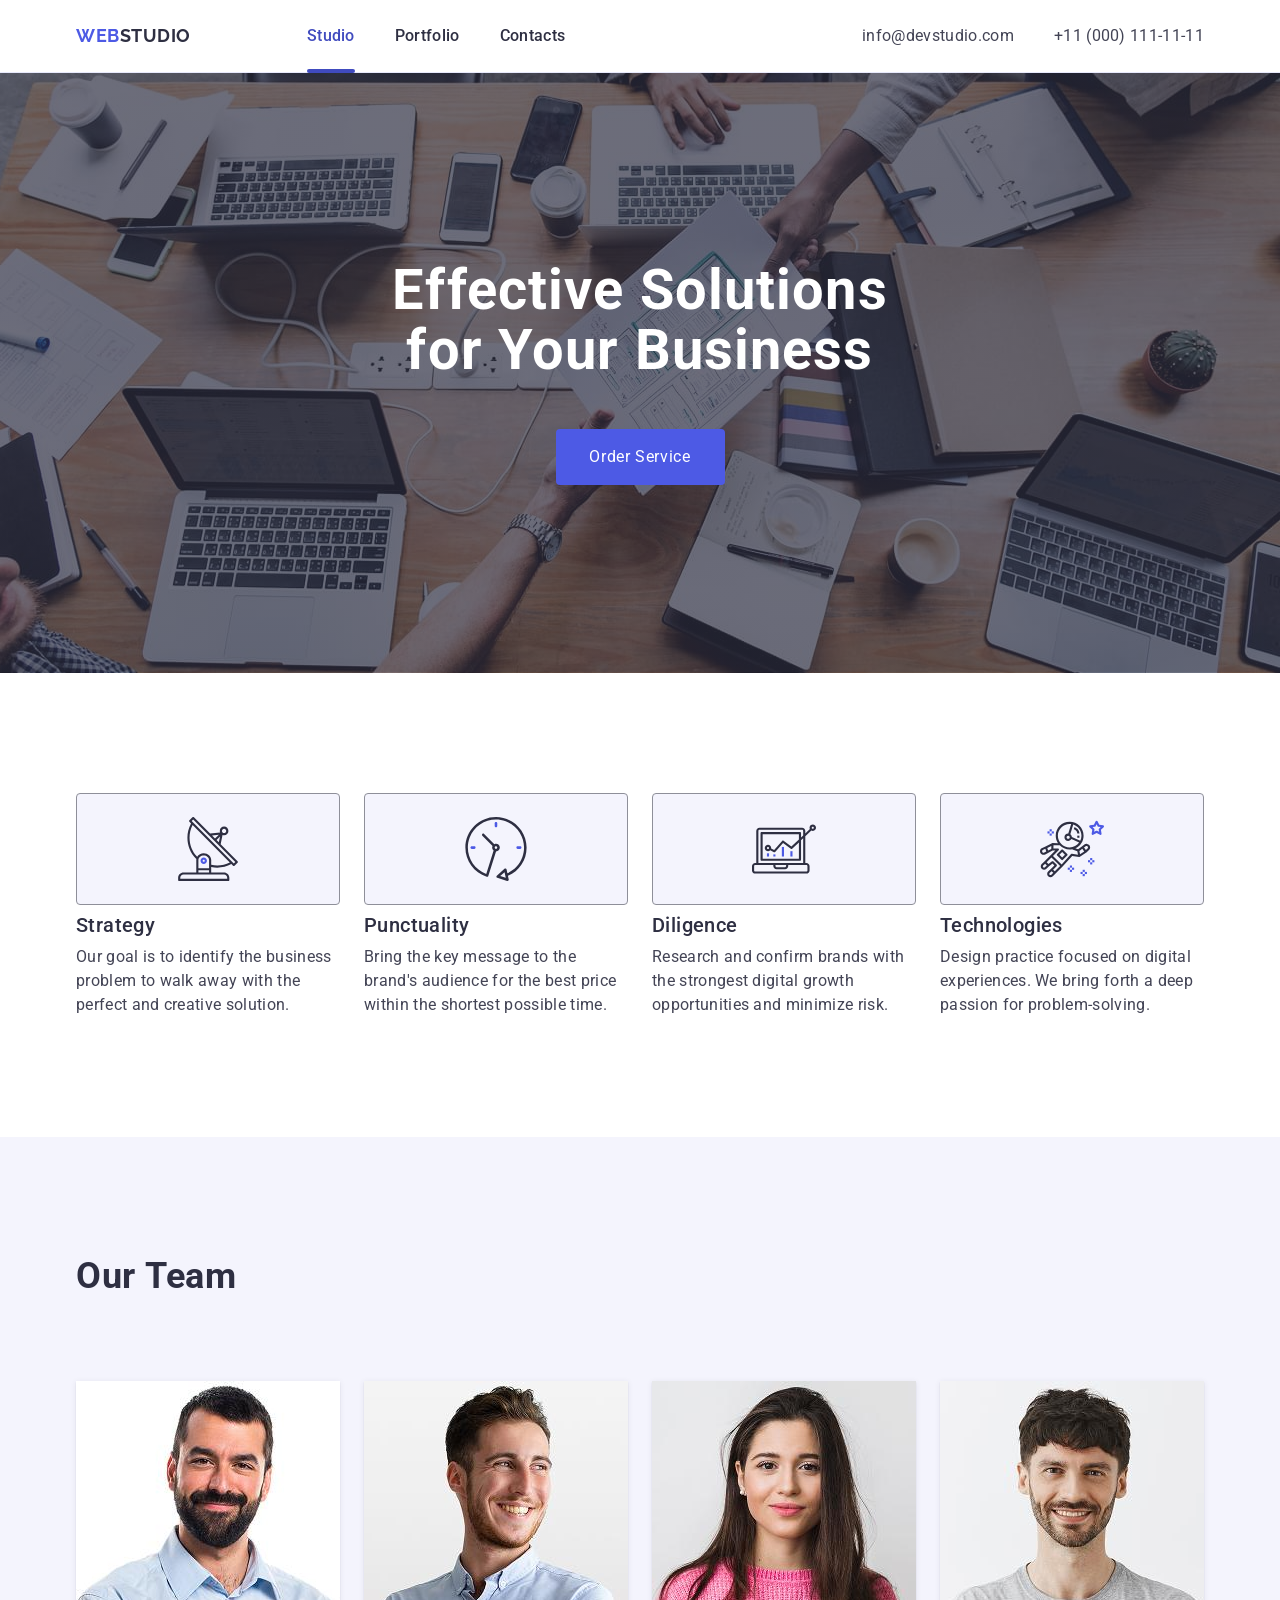
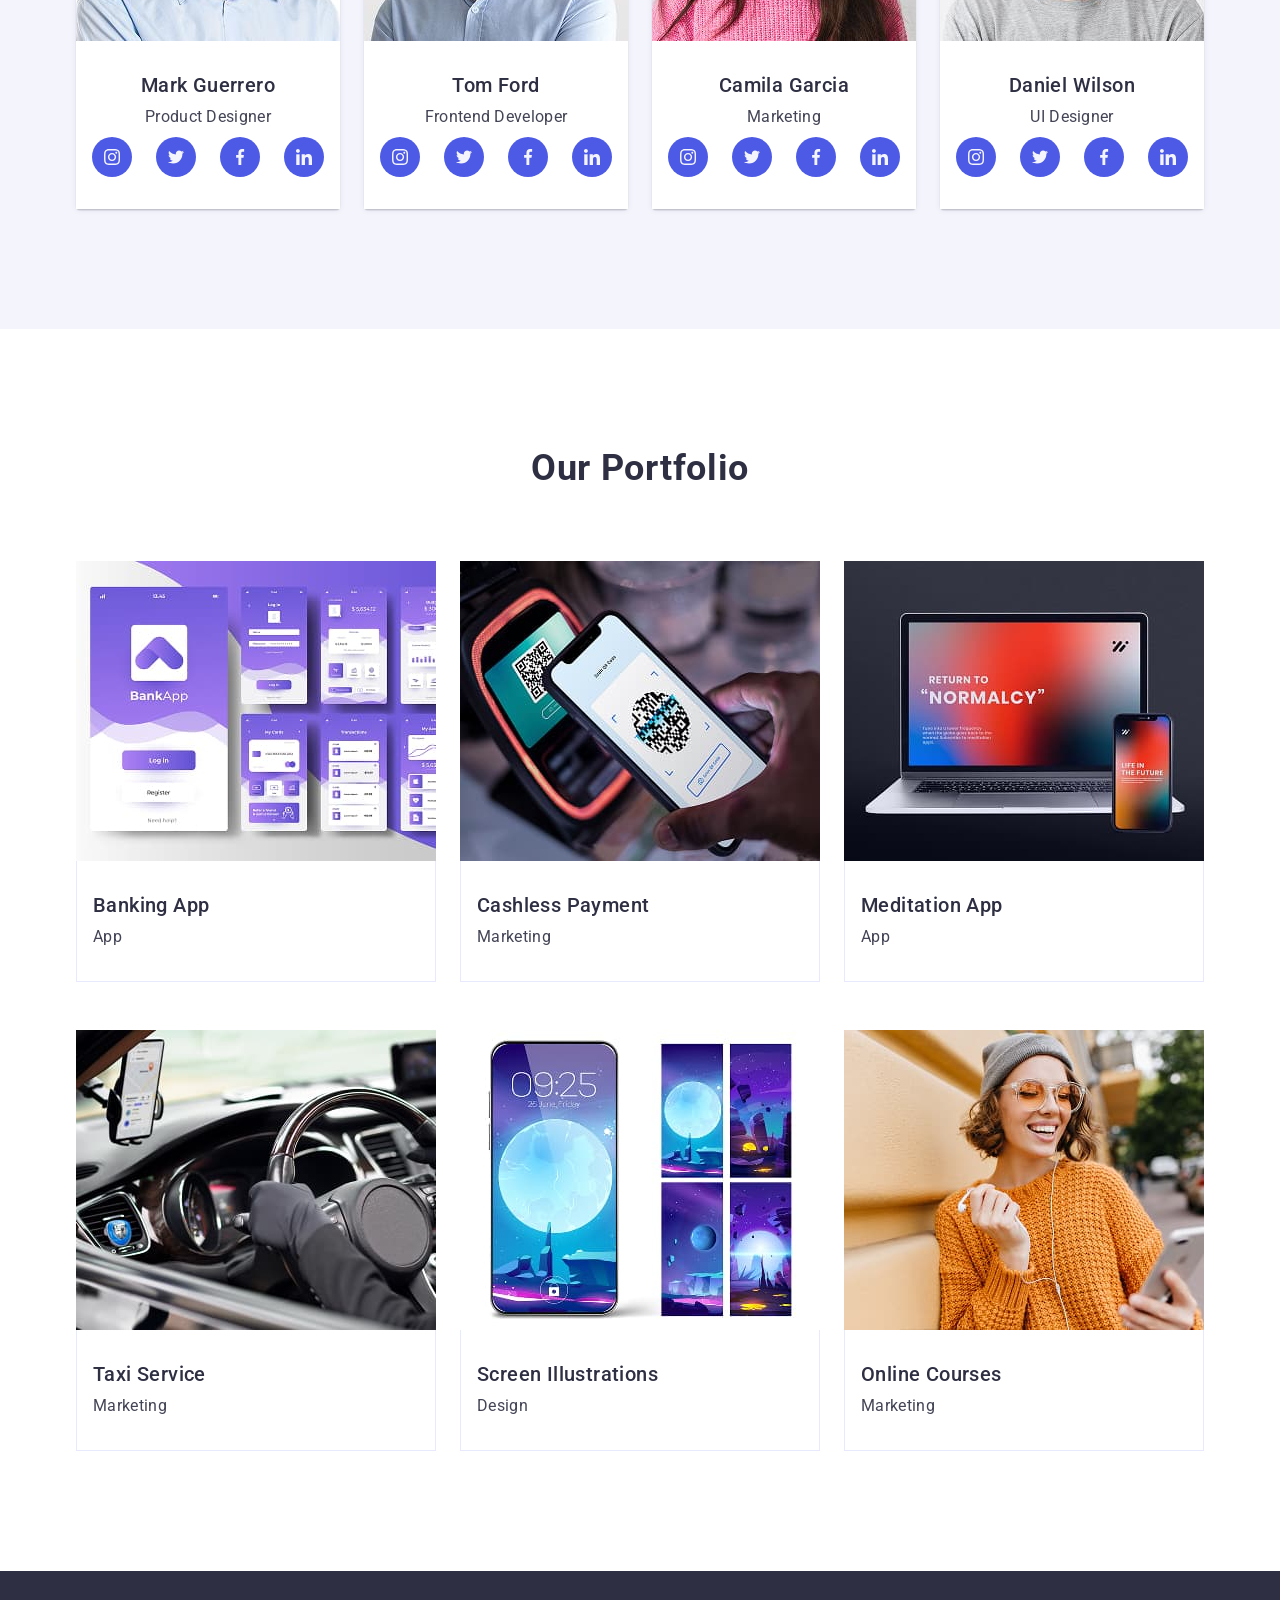
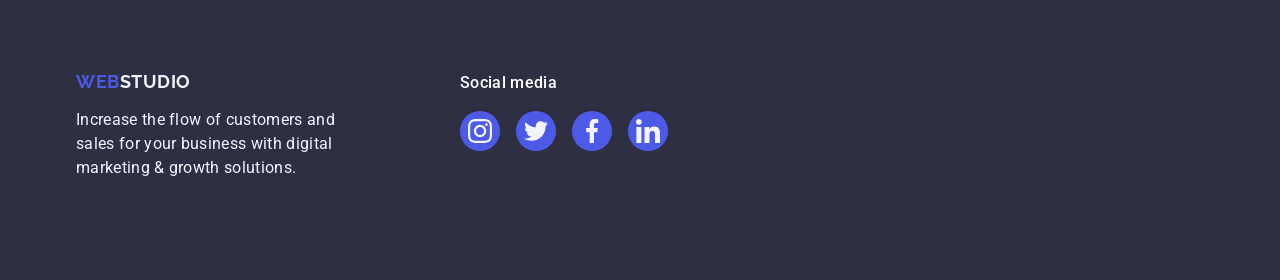
<file: index.html>
<!doctype html>
<html lang="en">
  <head>
    <meta charset="UTF-8" />
    <meta name="viewport" content="width=device-width, initial-scale=1.0" />
    <title>WebStudio</title>
    <link
      rel="stylesheet"
      href="https://cdnjs.cloudflare.com/ajax/libs/modern-normalize/3.0.1/modern-normalize.min.css"
      integrity="sha512-q6WgHqiHlKyOqslT/lgBgodhd03Wp4BEqKeW6nNtlOY4quzyG3VoQKFrieaCeSnuVseNKRGpGeDU3qPmabCANg=="
      crossorigin="anonymous"
      referrerpolicy="no-referrer"
    />
    <link rel="preconnect" href="https://fonts.googleapis.com" />
    <link rel="preconnect" href="https://fonts.gstatic.com" crossorigin />
    <link
      href="https://fonts.googleapis.com/css2?family=Raleway:ital,wght@0,100..900;1,100..900&family=Roboto:ital,wght@0,100..900;1,100..900&display=swap"
      rel="stylesheet"
    />
    <link rel="stylesheet" href="./css/styles.css" />
  </head>
  <body>
    <header class="page-header">
      <div class="container header-container">
        <nav class="navigation">
          <a class="logo-link" href="./index.html">
            Web<span class="logo-right-part">Studio</span>
          </a>
          <ul class="menu">
            <li class="menu-item">
              <a class="menu-link active" href="./index.html">Studio</a>
            </li>
            <li class="menu-item">
              <a class="menu-link" href="">Portfolio</a>
            </li>
            <li class="menu-item">
              <a class="menu-link" href="">Contacts</a>
            </li>
          </ul>
        </nav>
        <address class="address-block">
          <ul class="address-list">
            <li>
              <a class="address-link" href="mailto:info@devstudio.com"
                >info@devstudio.com</a
              >
            </li>
            <li>
              <a class="address-link" href="tel:+110001111111"
                >+11 (000) 111-11-11</a
              >
            </li>
          </ul>
        </address>
      </div>
    </header>

    <main>
      <section class="hero" id="hero">
        <div class="container">
          <h1 class="hero-title">Effective Solutions for Your Business</h1>
          <button class="hero-button" type="button">Order Service</button>
        </div>
      </section>

      <section class="features" id="features">
        <div class="container">
          <h2 class="visually-hidden">Our Features</h2>
          <ul class="features-list">
            <li class="feature-item">
              <div class="feature-icon">
                <svg class="icon" width="64" height="64">
                  <use href="./images/icons.svg#icon-antenna"></use>
                </svg>
              </div>
              <h3 class="feature-item-title">Strategy</h3>
              <p class="feature-item-description">
                Our goal is to identify the business problem to walk away with
                the perfect and creative solution.
              </p>
            </li>
            <li class="feature-item">
              <div class="feature-icon">
                <svg class="icon" width="64" height="64">
                  <use href="./images/icons.svg#icon-clock"></use>
                </svg>
              </div>
              <h3 class="feature-item-title">Punctuality</h3>
              <p class="feature-item-description">
                Bring the key message to the brand's audience for the best price
                within the shortest possible time.
              </p>
            </li>
            <li class="feature-item">
              <div class="feature-icon">
                <svg class="icon" width="64" height="64">
                  <use href="./images/icons.svg#icon-diagram"></use>
                </svg>
              </div>
              <h3 class="feature-item-title">Diligence</h3>
              <p class="feature-item-description">
                Research and confirm brands with the strongest digital growth
                opportunities and minimize risk.
              </p>
            </li>
            <li class="feature-item">
              <div class="feature-icon">
                <svg class="icon" width="64" height="64">
                  <use href="./images/icons.svg#icon-astronaut"></use>
                </svg>
              </div>
              <h3 class="feature-item-title">Technologies</h3>
              <p class="feature-item-description">
                Design practice focused on digital experiences. We bring forth a
                deep passion for problem-solving.
              </p>
            </li>
          </ul>
        </div>
      </section>

      <section class="team" id="team">
        <div class="container header-container">
          <h2 class="team-title">Our Team</h2>
          <ul class="team-list">
            <li class="team-member">
              <img
                src="./images/team/member-1.jpg"
                alt="Mark Guerrero, Product Designer"
                width="264"
                height="260"
              />
              <div class="team-member-wrap">
                <h3 class="team-member-name">Mark Guerrero</h3>
                <p class="team-member-role">Product Designer</p>
                <ul class="team-member-social">
                  <li class="team-member-social-item">
                    <a href="#" class="team-member-social-link">
                      <svg class="icon" width="16" height="16">
                        <use href="./images/icons.svg#icon-instagram"></use>
                      </svg>
                    </a>
                  </li>
                  <li class="team-member-social-item">
                    <a href="#" class="team-member-social-link">
                      <svg class="icon" width="16" height="16">
                        <use href="./images/icons.svg#icon-twitter"></use>
                      </svg>
                    </a>
                  </li>
                  <li class="team-member-social-item">
                    <a href="#" class="team-member-social-link">
                      <svg class="icon" width="16" height="16">
                        <use href="./images/icons.svg#icon-facebook"></use>
                      </svg>
                    </a>
                  </li>
                  <li class="team-member-social-item">
                    <a href="#" class="team-member-social-link">
                      <svg class="icon" width="16" height="16">
                        <use href="./images/icons.svg#icon-linkedin"></use>
                      </svg>
                    </a>
                  </li>
                </ul>
              </div>
            </li>
            <li class="team-member">
              <img
                src="./images/team/member-2.jpg"
                alt="Tom Ford, Frontend Developer"
                width="264"
                height="260"
              />
              <div class="team-member-wrap">
                <h3 class="team-member-name">Tom Ford</h3>
                <p class="team-member-role">Frontend Developer</p>
                <ul class="team-member-social">
                  <li class="team-member-social-item">
                    <a href="#" class="team-member-social-link">
                      <svg class="icon" width="16" height="16">
                        <use href="./images/icons.svg#icon-instagram"></use>
                      </svg>
                    </a>
                  </li>
                  <li class="team-member-social-item">
                    <a href="#" class="team-member-social-link">
                      <svg class="icon" width="16" height="16">
                        <use href="./images/icons.svg#icon-twitter"></use>
                      </svg>
                    </a>
                  </li>
                  <li class="team-member-social-item">
                    <a href="#" class="team-member-social-link">
                      <svg class="icon" width="16" height="16">
                        <use href="./images/icons.svg#icon-facebook"></use>
                      </svg>
                    </a>
                  </li>
                  <li class="team-member-social-item">
                    <a href="#" class="team-member-social-link">
                      <svg class="icon" width="16" height="16">
                        <use href="./images/icons.svg#icon-linkedin"></use>
                      </svg>
                    </a>
                  </li>
                </ul>
              </div>
            </li>
            <li class="team-member">
              <img
                src="./images/team/member-3.jpg"
                alt="Camila Garcia, Marketing Manager"
                width="264"
                height="260"
              />
              <div class="team-member-wrap">
                <h3 class="team-member-name">Camila Garcia</h3>
                <p class="team-member-role">Marketing</p>
                <ul class="team-member-social">
                  <li class="team-member-social-item">
                    <a href="#" class="team-member-social-link">
                      <svg class="icon" width="16" height="16">
                        <use href="./images/icons.svg#icon-instagram"></use>
                      </svg>
                    </a>
                  </li>
                  <li class="team-member-social-item">
                    <a href="#" class="team-member-social-link">
                      <svg class="icon" width="16" height="16">
                        <use href="./images/icons.svg#icon-twitter"></use>
                      </svg>
                    </a>
                  </li>
                  <li class="team-member-social-item">
                    <a href="#" class="team-member-social-link">
                      <svg class="icon" width="16" height="16">
                        <use href="./images/icons.svg#icon-facebook"></use>
                      </svg>
                    </a>
                  </li>
                  <li class="team-member-social-item">
                    <a href="#" class="team-member-social-link">
                      <svg class="icon" width="16" height="16">
                        <use href="./images/icons.svg#icon-linkedin"></use>
                      </svg>
                    </a>
                  </li>
                </ul>
              </div>
            </li>
            <li class="team-member">
              <img
                src="./images/team/member-4.jpg"
                alt="Daniel Wilson, UI Designer"
                width="264"
                height="260"
              />
              <div class="team-member-wrap">
                <h3 class="team-member-name">Daniel Wilson</h3>
                <p class="team-member-role">UI Designer</p>
                <ul class="team-member-social">
                  <li class="team-member-social-item">
                    <a href="#" class="team-member-social-link">
                      <svg class="icon" width="16" height="16">
                        <use href="./images/icons.svg#icon-instagram"></use>
                      </svg>
                    </a>
                  </li>
                  <li class="team-member-social-item">
                    <a href="#" class="team-member-social-link">
                      <svg class="icon" width="16" height="16">
                        <use href="./images/icons.svg#icon-twitter"></use>
                      </svg>
                    </a>
                  </li>
                  <li class="team-member-social-item">
                    <a href="#" class="team-member-social-link">
                      <svg class="icon" width="16" height="16">
                        <use href="./images/icons.svg#icon-facebook"></use>
                      </svg>
                    </a>
                  </li>
                  <li class="team-member-social-item">
                    <a href="#" class="team-member-social-link">
                      <svg class="icon" width="16" height="16">
                        <use href="./images/icons.svg#icon-linkedin"></use>
                      </svg>
                    </a>
                  </li>
                </ul>
              </div>
            </li>
          </ul>
        </div>
      </section>

      <section class="portfolio" id="portfolio">
        <div class="container">
          <h2 class="portfolio-title">Our Portfolio</h2>
          <ul class="portfolio-list">
            <li class="portfolio-item">
              <div class="portfolio-item-image-wrap">
                <img
                  class="portfolio-item-image"
                  src="./images/portfolio/portfolio-01.jpg"
                  alt="Banking App"
                  width="360"
                  height="300"
                />
                <p class="portfolio-item-overlay">
                  14 Stylish and User-Friendly App Design Concepts · Task
                  Manager App · Calorie Tracker App · Exotic Fruit Ecommerce App
                  · Cloud Storage App
                </p>
              </div>
              <div class="portfolio-item-wrap">
                <h3 class="portfolio-item-title">Banking App</h3>
                <p class="portfolio-item-tag">App</p>
              </div>
            </li>
            <li class="portfolio-item">
              <div class="portfolio-item-image-wrap">
                <img
                  class="portfolio-item-image"
                  src="./images/portfolio/portfolio-02.jpg"
                  alt="Cashless Payment"
                  width="360"
                  height="300"
                />
                <p class="portfolio-item-overlay">
                  14 Stylish and User-Friendly App Design Concepts · Task
                  Manager App · Calorie Tracker App · Exotic Fruit Ecommerce App
                  · Cloud Storage App
                </p>
              </div>
              <div class="portfolio-item-wrap">
                <h3 class="portfolio-item-title">Cashless Payment</h3>
                <p class="portfolio-item-tag">Marketing</p>
              </div>
            </li>
            <li class="portfolio-item">
              <div class="portfolio-item-image-wrap">
                <img
                  class="portfolio-item-image"
                  src="./images/portfolio/portfolio-03.jpg"
                  alt="Meditation App"
                  width="360"
                  height="300"
                />
                <p class="portfolio-item-overlay">
                  14 Stylish and User-Friendly App Design Concepts · Task
                  Manager App · Calorie Tracker App · Exotic Fruit Ecommerce App
                  · Cloud Storage App
                </p>
              </div>
              <div class="portfolio-item-wrap">
                <h3 class="portfolio-item-title">Meditation App</h3>
                <p class="portfolio-item-tag">App</p>
              </div>
            </li>
            <li class="portfolio-item">
              <div class="portfolio-item-image-wrap">
                <img
                  class="portfolio-item-image"
                  src="./images/portfolio/portfolio-04.jpg"
                  alt="Taxi Service"
                  width="360"
                  height="300"
                />
                <p class="portfolio-item-overlay">
                  14 Stylish and User-Friendly App Design Concepts · Task
                  Manager App · Calorie Tracker App · Exotic Fruit Ecommerce App
                  · Cloud Storage App
                </p>
              </div>
              <div class="portfolio-item-wrap">
                <h3 class="portfolio-item-title">Taxi Service</h3>
                <p class="portfolio-item-tag">Marketing</p>
              </div>
            </li>
            <li class="portfolio-item">
              <div class="portfolio-item-image-wrap">
                <img
                  class="portfolio-item-image"
                  src="./images/portfolio/portfolio-05.jpg"
                  alt="Screen Illustrations"
                  width="360"
                  height="300"
                />
                <p class="portfolio-item-overlay">
                  14 Stylish and User-Friendly App Design Concepts · Task
                  Manager App · Calorie Tracker App · Exotic Fruit Ecommerce App
                  · Cloud Storage App
                </p>
              </div>
              <div class="portfolio-item-wrap">
                <h3 class="portfolio-item-title">Screen Illustrations</h3>
                <p class="portfolio-item-tag">Design</p>
              </div>
            </li>
            <li class="portfolio-item">
              <div class="portfolio-item-image-wrap">
                <img
                  src="./images/portfolio/portfolio-06.jpg"
                  alt="Online Courses"
                  width="360"
                  height="300"
                />
                <p class="portfolio-item-overlay">
                  14 Stylish and User-Friendly App Design Concepts · Task
                  Manager App · Calorie Tracker App · Exotic Fruit Ecommerce App
                  · Cloud Storage App
                </p>
              </div>
              <div class="portfolio-item-wrap">
                <h3 class="portfolio-item-title">Online Courses</h3>
                <p class="portfolio-item-tag">Marketing</p>
              </div>
            </li>
          </ul>
        </div>
      </section>
    </main>

    <footer class="page-footer">
      <div class="container footer-container">
        <div class="footer-info">
          <a class="logo-link" href="./index.html">
            Web<span class="logo-right-part">Studio</span>
          </a>
          <p class="footer-description">
            Increase the flow of customers and sales for your business with
            digital marketing & growth solutions.
          </p>
        </div>
        <div class="footer-social">
          <p class="footer-social-title">Social media</p>
          <ul class="footer-social-list">
            <li class="footer-social-item">
              <a href="#" class="footer-social-link">
                <svg class="icon" width="24" height="24">
                  <use href="./images/icons.svg#icon-instagram"></use>
                </svg>
              </a>
            </li>
            <li class="footer-social-item">
              <a href="#" class="footer-social-link">
                <svg class="icon" width="24" height="24">
                  <use href="./images/icons.svg#icon-twitter"></use>
                </svg>
              </a>
            </li>
            <li class="footer-social-item">
              <a href="#" class="footer-social-link">
                <svg class="icon" width="24" height="24">
                  <use href="./images/icons.svg#icon-facebook"></use>
                </svg>
              </a>
            </li>
            <li class="footer-social-item">
              <a href="#" class="footer-social-link">
                <svg class="icon" width="24" height="24">
                  <use href="./images/icons.svg#icon-linkedin"></use>
                </svg>
              </a>
            </li>
          </ul>
        </div>
      </div>
    </footer>
  </body>
</html>
</file>
<file: css/styles.css>
:root {
    --font-family: "Roboto", sans-serif;
    --second-family: "Raleway", sans-serif;
    --font-size: 16px;
    --iris: #4d5ae5;
    --ocean: #404bbf;
    --navy-blue: #2e2f42;
    --green: #31d0aa;
    --slate: #434455;
    --light-slate: #8e8f99;
    --cornflower: #e7e9fc;
    --cloud: #f4f4fd;
    --navy-blue-modal: rgba(46, 47, 66, 0.4);
    --grey: rgba(46, 47, 66, 0.7);
    --white: #fff;
    --dairy: #fcfcfc;
}

/* #region Base */
body {
    font-family: var(--font-family);
    font-size: var(--font-size);
    font-weight: 400;
    color: var(--slate);
    background-color: var(--white);
    line-height: 1.5;
    letter-spacing: 0.02em;
}

h1{
    font-weight: 700;
    font-size: 56px;
    line-height: 1.07;
    letter-spacing: 0.02em;
}

h2 {
    font-weight: 700;
    font-size: 36px;
    line-height: 1.11;
    letter-spacing: 0.02em
}

h3 {
    font-weight: 500;
    font-size: 20px;
    line-height: 1.2;
    letter-spacing: 0.02em
}

a {
    text-decoration: none;
    font-size: inherit;
    color: var(--navy-blue);
    font-size: 12px;
    letter-spacing: 0.04em;
}

ul, ol {
    font-size: inherit;
    font-family: inherit;
    list-style-type: none;
    margin-top: 0;
    margin-bottom: 0;
    padding-left: 0;
}

button {
    font-size: inherit;
    font-family: inherit;
    cursor: pointer;
    font-weight: 500;
    letter-spacing: 0.04em;
}

address {
    font-style: normal;
}

img {
    display: block;
    max-width: 100%;
    object-fit: cover;
    height: auto;
}

h1, h2, h3, h4, h5, h6, p {
    margin-top: 0;
    margin-bottom: 0;
}
/* #endregion */

/* #region Common */
.container {
    max-width: 1158px;
    margin-left: auto;
    margin-right: auto;
    padding: 0 15px;
}

.visually-hidden {
    position: absolute;
    width: 1px;
    height: 1px;
    margin: -1px;
    border: 0;
    padding: 0;
    white-space: nowrap;
    clip-path: inset(100%);
    clip: rect(0, 0, 0, 0);
    overflow: hidden;
}
/* #endregion */

/* #region Logo */
.logo-link {
    font-family: var(--second-family);
    font-weight: 700;
    font-size: 18px;
    color: var(--iris);
    line-height: 1.17;
    letter-spacing: 0.03em;
    text-transform: uppercase;
    padding: 24px 0;
    margin-right: 76px
}

span.logo-right-part {
    color: var(--navy-blue);
}

/* #endregion */

/* #region navigation */
.page-header {
    border-bottom: 1px solid var(--cornflower);
    box-shadow: 0px 2px 1px rgba(46, 47, 66, 0.08), 0px 1px 1px rgba(46, 47, 66, 0.16), 0px 1px 6px rgba(46, 47, 66, 0.08);
}
.header-container {
    display: flex;
    flex-direction: row;
    flex-wrap: wrap;
    column-gap: 40px;
    row-gap: 12px;
    justify-content: space-between;
    align-items: center;
}
.navigation {
    font-weight: 500;
    color: var(--navy-blue);
    font-size: var(--font-size);
    letter-spacing: 0.02em;
    display: flex;
    flex-wrap: wrap;
    flex-direction: row;
    align-items: center;
    gap: 40px;
    row-gap: 12px;
}
.menu {
    display: flex;
    flex-wrap: wrap;
    gap: 40px;
}
.menu-link {
    display: block;
    font-size: var(--font-size);
    letter-spacing: 0.02em;
    padding: 24px 0;
    transition: color 250ms cubic-bezier(0.4, 0, 0.2, 1);
}

.menu-link.active {
    position: relative;
    color: var(--ocean);
}

.menu-link.active::after {
    content: "";
    display: block;
    position: absolute;
    left: 0;
    bottom: -1px;
    width: 100%;
    height: 4px;
    border-radius: 2px;
    background-color: var(--ocean);
}

.address-list {
    display: flex;
    flex-wrap: wrap;
    flex-direction: row;
    gap: 40px;
    justify-content: flex-end;
    align-items: center;
}

.address-link {
    display: block;
    padding: 24px 0;
    font-size: var(--font-size);
    letter-spacing: 0.02em;
    color: var(--slate);
    transition: color 250ms cubic-bezier(0.4, 0, 0.2, 1);
}

.menu-link:hover,
.menu-link:focus,
.menu-link:active,
.address-link:hover,
.address-link:focus,
.address-link:active {
    color: var(--ocean);
}
/* #endregion */

/* #region  Hero*/
.hero {
    color: var(--white);
    padding: 188px 0;
    max-width: 1440px;
    margin: 0 auto;
    background-image:
        linear-gradient(var(--grey), var(--grey)), url("../images/bg-people-office.jpg");
    background-position: center;
    background-repeat: no-repeat;
    background-size: cover
}

.hero-title {
    text-align: center;
    max-width: 496px;
    margin: 0 auto 48px;
}

.hero-button {
    display: block;
    border-radius: 4px;
    padding: 16px 32px;
    border: none;
    min-width: 169px;
    margin: 0 auto;
    font-weight: 400;
    background-color: var(--iris);
    color: var(--white);
    letter-spacing: 0.04em;
    text-align: center;
    line-height: 1.5;
    transition: background-color 250ms cubic-bezier(0.4, 0, 0.2, 1);
}
.hero-button:hover,
.hero-button:focus {
    background-color: var(--ocean);
}
/* #endregion */

/* #region  Our Features*/
.features {
    padding: 120px 0;

}
.features-list {
    display: flex;
    gap: 24px;
    flex-wrap: wrap;
    justify-content: center;
}
.feature-item {
    flex-basis: calc((100% - 24px * 3) / 4);
}

.feature-item-title {
    color: var(--navy-blue);
    margin-bottom: 8px;
}
.feature-item-description {
    color: var(--slate);
}
.feature-icon {
    border: 1px solid var(--light-slate);
    border-radius: 4px;
    max-width: 264px;
    height: 112px;
    background: var(--cloud);
    margin-bottom: 8px;
    display: flex;
    justify-content: center;
    align-items: center;
}
/* #endregion */

/* #region Our Team*/
.team {
    background-color: var(--cloud);
    color: var(--navy-blue);
    padding: 120px 0;
}
.team-title {
    text-align: center;
    text-transform: capitalize;
    margin-bottom: 72px;
}

.team-list {
    display: flex;
    gap: 24px;
    flex-wrap: wrap;
    justify-content: space-around;
}

.team-member-wrap {
    background-color: var(--white);
    padding: 32px 0;
}

.team-member {
    background-color: var(--white);
    flex-basis: calc((100% - 3 * 24px) / 4);
    border-radius: 0 0 4px 4px;
    box-shadow: 0 2px 1px 0 rgba(46, 47, 66, 0.08), 0 1px 1px 0 rgba(46, 47, 66, 0.16), 0 1px 6px 0 rgba(46, 47, 66, 0.08);
}
.team-member-name {
    text-align: center;
    color: var(--navy-blue);
    margin-bottom: 8px;
}

.team-member-role {
    color: var(--slate);
    text-align: center;
}

.team-member-social {
    display: flex;
    align-items: center;
    justify-content: center;
    flex-direction: row;
    gap: 24px;
    flex-wrap: wrap;
    margin-top: 8px;
}
.team-member-social-link {
    background-color: var(--iris);
    display: flex;
    justify-content: center;
    align-items: center;
    width: 40px;
    height: 40px;
    border-radius: 50%;
    transition: background-color 250ms cubic-bezier(0.4, 0, 0.2, 1);
}

.team-member-social-link:hover,
.team-member-social-link:focus {
    background-color: var(--ocean);
}

.team-member-social-link .icon {
    fill: var(--cloud);
}

/* #endregion */

/* #region  Our Portfolio*/
.portfolio {
    padding: 120px 0;
}

.portfolio-title {
    text-align: center;
    color: var(--navy-blue);
    text-transform: capitalize;
    margin-bottom: 72px;
}

.portfolio-list {
    display: flex;
    gap: 48px 24px;
    flex-wrap: wrap;
    justify-content: space-around;
}

.portfolio-item {
    flex-basis: calc((100% - 48px) / 3);
    transition: box-shadow 250ms cubic-bezier(0.4, 0, 0.2, 1);
}

.portfolio-item-image-wrap {
    position: relative;
    overflow: hidden;
}
/* img overlay */
.portfolio-item-overlay {
    position: absolute;
    top: 0;
    left: 0;
    width: 100%;
    height: 100%;
    background-color: var(--iris);
    color: var(--cloud);
    line-height: 1.5;
    padding: 40px 32px;
    letter-spacing: 0.02em;
    transform: translateY(100%);
    transition: transform 250ms cubic-bezier(0.4, 0, 0.2, 1);
}
.portfolio-item:hover .portfolio-item-overlay {
    transform: translateY(0);
}

.portfolio-item:hover {
    box-shadow: 0 2px 1px 0 rgba(46, 47, 66, 0.08), 0 1px 1px 0 rgba(46, 47, 66, 0.16), 0 1px 6px 0 rgba(46, 47, 66, 0.08);
    cursor: pointer;
}

.portfolio-item-wrap {
    border: 1px solid var(--cornflower);
    border-top: none;
    padding: 32px 16px;
}

.portfolio-item-title {
    color: var(--navy-blue);
    margin-bottom: 8px
}
/* #endregion */

/* #region  Footer*/
.page-footer {
    padding: 100px 0;
}

.footer-container {
    display: flex;
    flex-wrap: wrap;
    justify-content: flex-start;
    align-items: baseline;
}
.footer-info {
    margin-right: 120px;
}

.footer-description {
    width: 264px;
}
.page-footer,
.page-footer span.logo-right-part {
    background-color: var(--navy-blue);
    color: var(--cloud);
}

.page-footer .logo-link {
    display: inline-block;
    margin-bottom: 16px;
    padding: 0;
}

.footer-social-title {
    font-weight: 500;
    font-size: var(--font-size);
    line-height: 1.5;
    letter-spacing: 0.02em;
    color: var(--white);
    margin-bottom: 16px;
}

.footer-social-list {
    display: flex;
    align-items: flex-start;
    justify-content: flex-start;
    flex-direction: row;
    gap: 16px;
}

.footer-social-link {
    background-color: var(--iris);
    display: flex;
    justify-content: center;
    align-items: center;
    width: 40px;
    height: 40px;
    border-radius: 50%;
    transition: background-color 250ms cubic-bezier(0.4, 0, 0.2, 1);
}
.footer-social-link:hover,
.footer-social-link:focus {
    background-color: var(--green);
}

.footer-social-link .icon {
    fill: var(--cloud);
}

/* #endregion */
</file>
